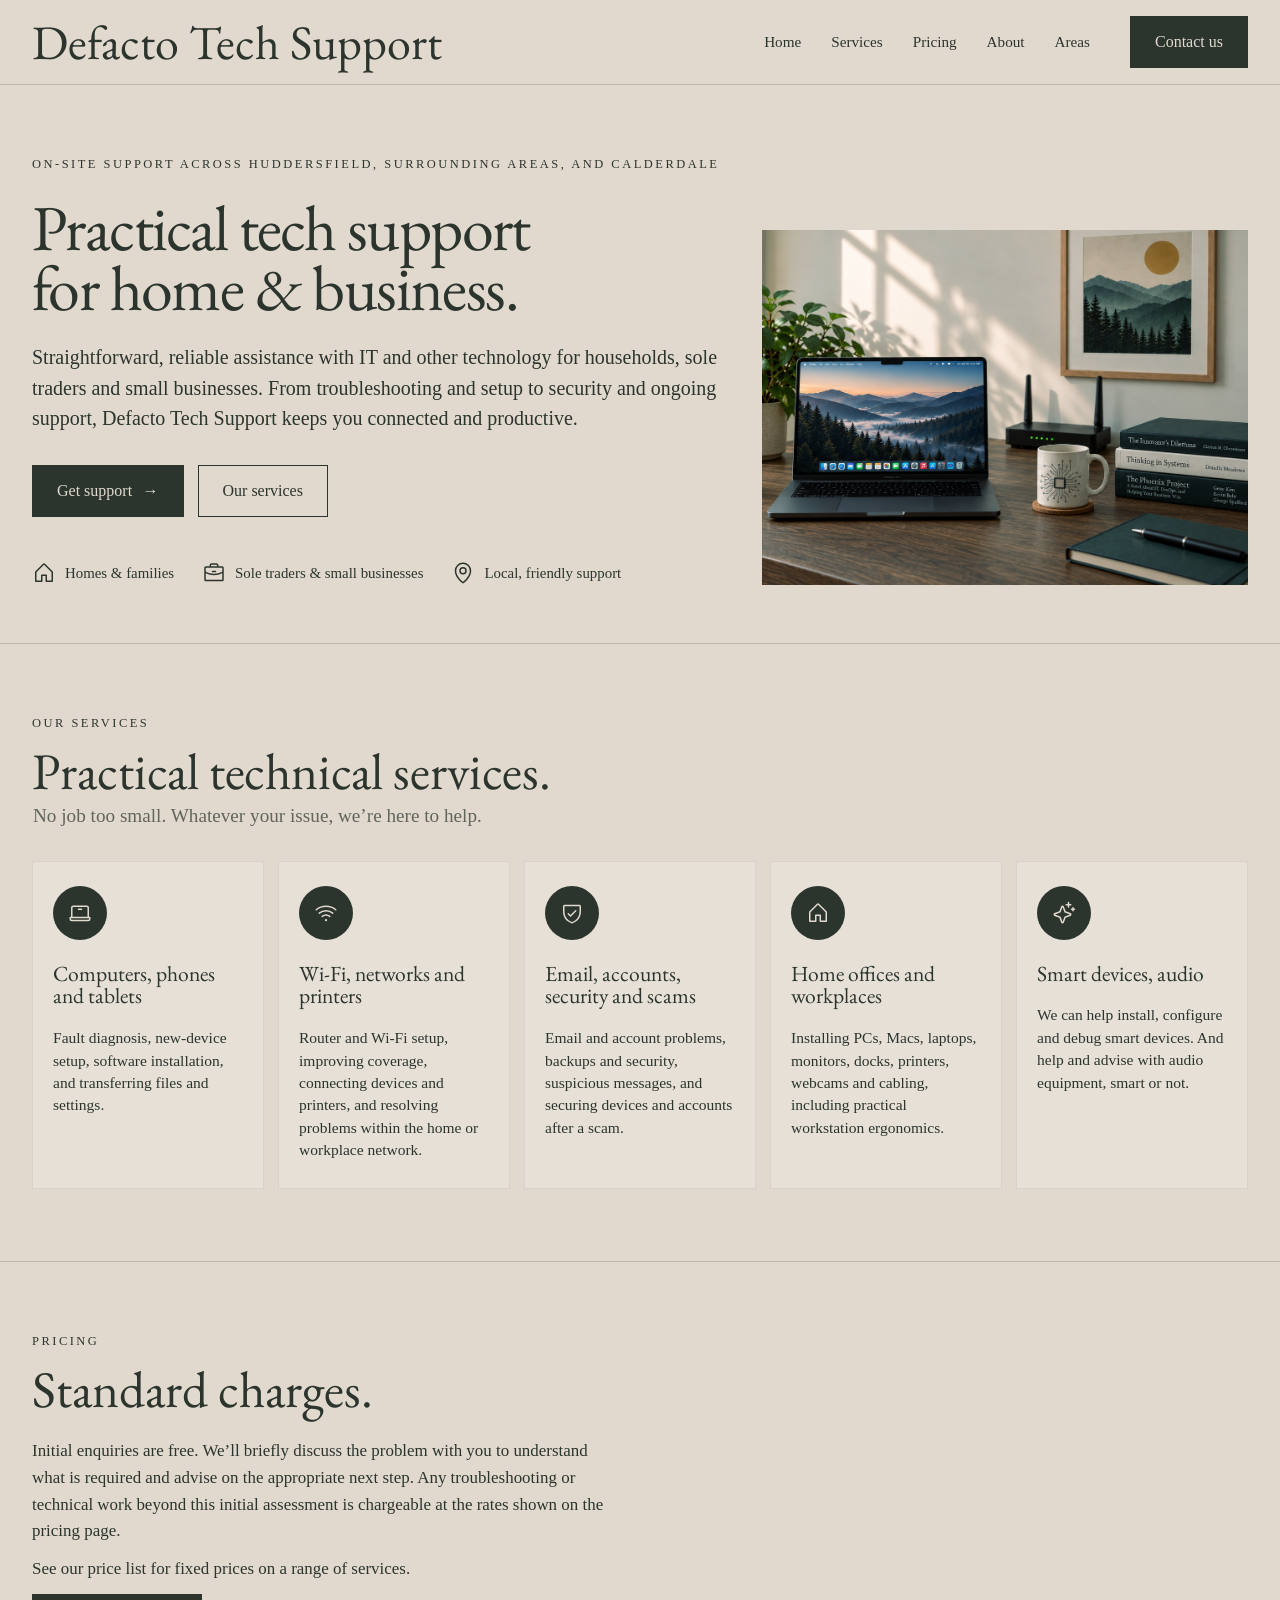
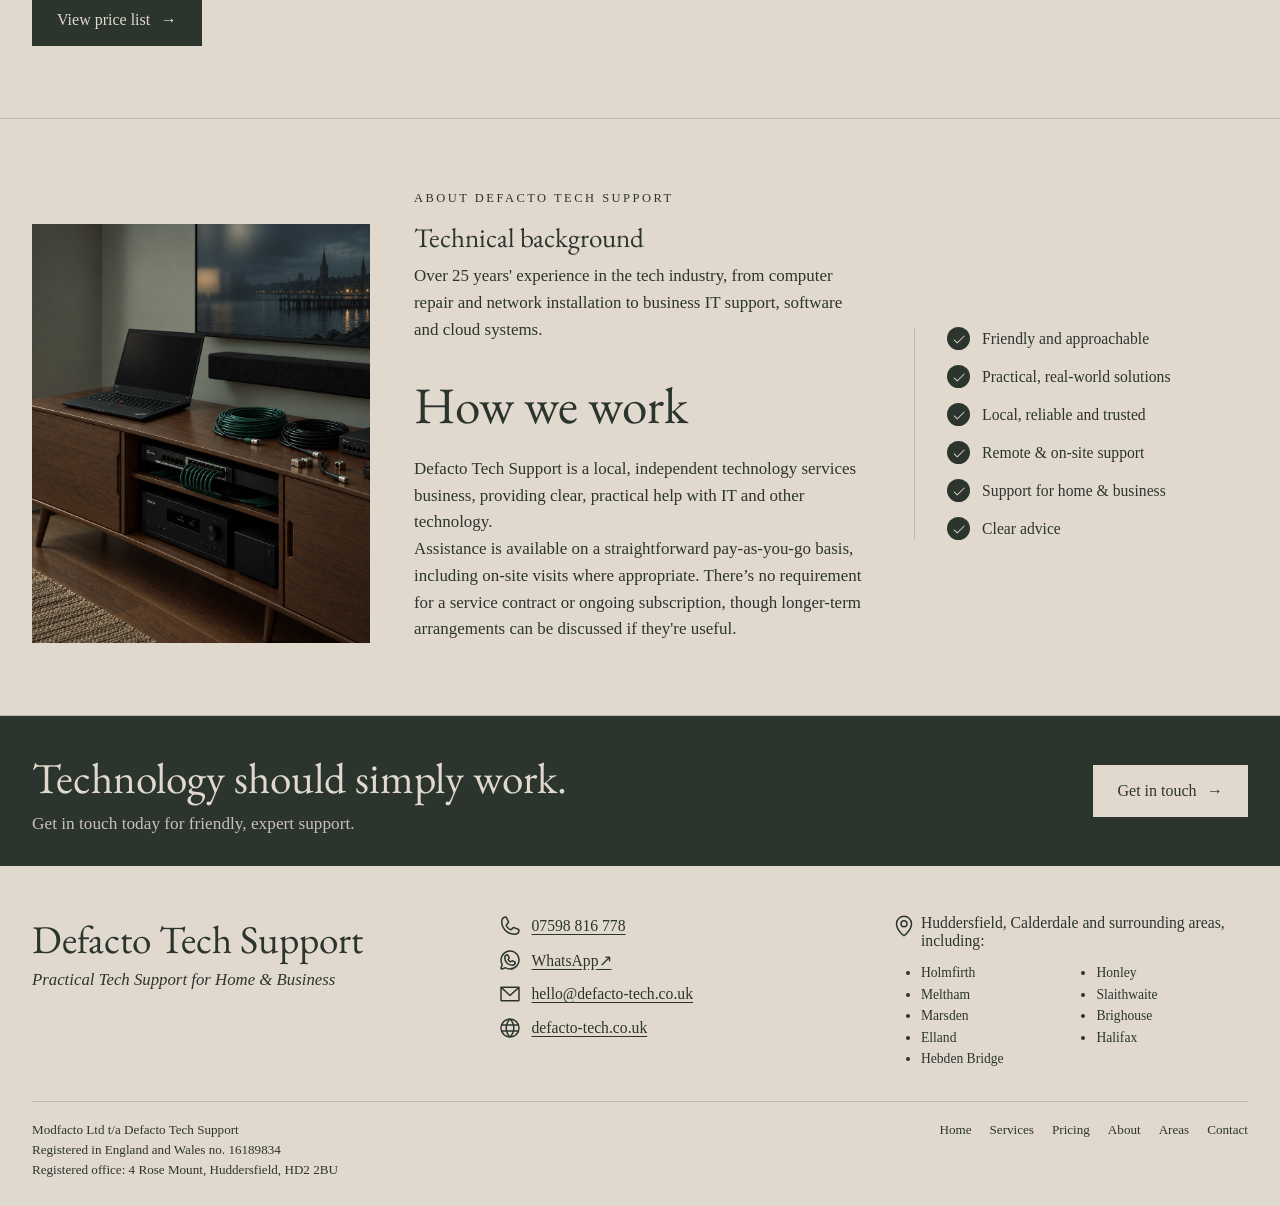
<file: index.html>
<!doctype html>
<html lang="en-GB">
<head>
    <meta charset="utf-8">
    <meta name="viewport" content="width=device-width, initial-scale=1">
    <title>Defacto Tech Support - Practical Tech Support for Home &amp; Business</title>
    <link rel="stylesheet" href="css/site.css">
</head>
<body>
<header class="site-header">
            <div class="wrap header-inner">
                <a class="brand" href="index.html">Defacto Tech Support</a>
                <nav aria-label="Primary">
                    <a href="index.html">Home</a><a href="index.html#services">Services</a><a href="index.html#pricing">Pricing</a><a href="index.html#about">About</a><a href="#areas">Areas</a>
                </nav>
                <a class="btn primary" href="#contact">Contact us</a>
            </div>
        </header>

<main>
            <section class="hero">
                <div class="wrap hero-inner">
                    <div class="hero-copy">
                        <div class="eyebrow">On-site support across Huddersfield, surrounding areas, and Calderdale</div>
                        <h1 class="display">Practical tech support<br>for home &amp; business.</h1>
                        <p>Straightforward, reliable assistance with IT and
                        other technology for households, sole traders and small
                        businesses. From troubleshooting and setup to security
                        and ongoing support, Defacto Tech Support keeps you
                        connected and productive.</p>
                        <div class="hero-actions">
                            <a class="btn primary" href="#contact">Get support<span class="arrow" aria-hidden="true">→</span></a>
                            <a class="btn" href="#services">Our services</a>
                        </div>
                        <ul class="audience">
                            <li><img class="icon" src="icons/audience-home.svg" alt="">Homes &amp; families</li>
                            <li><img class="icon" src="icons/audience-business.svg" alt="">Sole traders &amp; small businesses</li>
                            <li><img class="icon" src="icons/map-pin.svg" alt="">Local, friendly support</li>
                        </ul>
                    </div>
                    <img class="hero-image" src="defacto-hero.png" alt="Home office with laptop, router, mug and notebooks">
                </div>
            </section>

            <section class="section" id="services">
                <div class="wrap">
                    <div class="section-head">
                        <div>
                            <div class="eyebrow">Our services</div>
                            <h2 class="display">Practical technical services.</h2>
                            <p>No job too small. Whatever your issue, we’re here to help.</p>
                        </div>
                    </div>
                    <ul class="services">
                        <li class="service">
                            <div class="round"><img class="icon" src="icons/laptop.svg" alt=""></div>
                            <h3>Computers, phones and tablets</h3>
                            <p>
                            Fault diagnosis, new-device setup, software
                            installation, and transferring files and
                            settings.
                            </p>
                        </li>
                        <li class="service">
                            <div class="round"><img class="icon" src="icons/wifi.svg" alt=""></div>
                            <h3>Wi-Fi, networks and printers</h3>
                            <p>
                            Router and Wi-Fi setup, improving coverage,
                            connecting devices and printers, and resolving
                            problems within the home or workplace network.
                            </p>
                        </li>
                        <li class="service">
                            <div class="round"><img class="icon" src="icons/shield-check.svg" alt=""></div>
                            <h3>Email, accounts, security and scams</h3>
                            <p>
                            Email and account problems, backups and security,
                            suspicious messages, and securing devices and
                            accounts after a scam.
                            </p>
                        </li>
                        <li class="service">
                            <div class="round"><img class="icon" src="icons/house.svg" alt=""></div>
                            <h3>Home offices and workplaces</h3>
                            <p>
                            Installing PCs, Macs, laptops, monitors, docks,
                            printers, webcams and cabling, including practical
                            workstation ergonomics.
                            </p>
                        </li>
                        <li class="service">
                            <div class="round"><img class="icon" src="icons/sparkle.svg" alt=""></div>
                            <h3>Smart devices, audio</h3>
                            <p>
                            We can help install, configure and debug smart
                            devices. And help and advise with audio equipment,
                            smart or not.
                            </p>
                        </li>
                    </ul>
                </div>
            </section>

            <section class="section pricing" id="pricing">
                <div class="wrap">
                    <div class="eyebrow">Pricing</div>
                    <div class="pricing-content">
                        <div class="pricing-copy">
                            <h2 class="display">Standard charges.</h2>
                            <p>Initial enquiries are free. We’ll briefly discuss
                            the problem with you to understand what is required
                            and advise on the appropriate next step. Any
                            troubleshooting or technical work beyond this
                            initial assessment is chargeable at the rates
                            shown on the pricing page.</p>
                            <p>See our price list for fixed prices on a range
                            of services.</p>
                            <p><a class="btn primary" href="price-list.html">View price list<span class="arrow" aria-hidden="true">→</span></a></p>
                        </div>
                    </div>
                </div>
            </section>

            <section class="section about" id="about">
                <div class="wrap about-grid">
                    <img class="about-image" src="defacto-about.png" alt="Desk with laptop, mug and notebook">
                    <div class="eyebrow">About Defacto Tech Support</div>
                    <div class="about-copy">
                        <div class="about-experience">
                            <h2 class="display">Technical background</h2>
                            <p>Over 25 years' experience in the tech industry, from
                            computer repair and network installation to business IT
                            support, software and cloud systems.</p>
                        </div>
                        <h2 class="display">
                            How we work
                        </h2>
                        <p> Defacto Tech Support is a local, independent
                        technology services business, providing clear, practical
                        help with IT and other technology.</p>

                        <p> Assistance is available on a straightforward
                        pay-as-you-go basis, including on-site visits where
                        appropriate. There’s no requirement for a service
                        contract or ongoing subscription, though longer-term
                        arrangements can be discussed if they're useful. </p>
                    </div>
                    <ul class="checks">
                        <li class="check"><span class="mark"><img src="icons/check.svg" alt=""></span><span>Friendly and approachable</span></li>
                        <li class="check"><span class="mark"><img src="icons/check.svg" alt=""></span><span>Practical, real-world solutions</span></li>
                        <li class="check"><span class="mark"><img src="icons/check.svg" alt=""></span><span>Local, reliable and trusted</span></li>
                        <li class="check"><span class="mark"><img src="icons/check.svg" alt=""></span><span>Remote &amp; on-site support</span></li>
                        <li class="check"><span class="mark"><img src="icons/check.svg" alt=""></span><span>Support for home &amp; business</span></li>
                        <li class="check"><span class="mark"><img src="icons/check.svg" alt=""></span><span>Clear advice</span></li>
                    </ul>
                </div>
            </section>

            <section class="cta">
                <div class="wrap cta-inner">
                    <div><h2>Technology should simply work.</h2><p>Get in touch today for friendly, expert support.</p></div>
                    <a class="btn light" href="#contact">Get in touch<span class="arrow" aria-hidden="true">→</span></a>
                </div>
            </section>
        </main>

<footer class="h-card" id="contact">
            <div class="wrap">
                <div class="footer-top">
                    <div>
                        <div class="display footer-brand p-name">
                            Defacto Tech Support
                        </div>
                        <div class="footer-tagline">
                            Practical Tech Support for Home &amp; Business
                        </div>
                    </div>
                    <address class="contact-list">
                        <div>
                            <img class="icon" src="icons/phone.svg" alt="">
                            <a class="p-tel" href="tel:+447598816778">07598 816 778</a>
                        </div>
                        <div><img class="icon" src="icons/whatsapp-logo.svg" alt=""><a href="https://wa.me/447598816778">WhatsApp↗</a></div>
                        <div><img class="icon" src="icons/mail.svg" alt=""><a class="u-email" href="mailto:hello@defacto-tech.co.uk">hello@defacto-tech.co.uk</a></div>
                        <div><img class="icon" src="icons/globe.svg" alt=""><a class="u-url" href="https://defacto-tech.co.uk">defacto-tech.co.uk</a></div>
                    </address>
                    <div class="contact-list" id="areas">
                        <div>
                            <img class="icon" src="icons/map-pin.svg" alt="">
                            <span>
                                Huddersfield, Calderdale and
                                surrounding areas, including:
                            </span>
                            <ul>
                                <li>Holmfirth</li>
                                <li>Honley</li>
                                <li>Meltham</li>
                                <li>Slaithwaite</li>
                                <li>Marsden</li>
                                <li>Brighouse</li>
                                <li>Elland</li>
                                <li>Halifax</li>
                                <li>Hebden Bridge</li>
                            </ul>
                        </div>
                    </div>
                </div>
                <hr class="footer-rule">
                <div class="footer-bottom">
                    <div>
                        Modfacto Ltd t/a Defacto Tech Support<br>
                        Registered in England and Wales no. 16189834<br>
                        Registered office: 4 Rose Mount, Huddersfield, HD2 2BU
                    </div>
                    <nav class="footer-links" aria-label="Footer">
                        <a href="index.html">Home</a>
                        <a href="index.html#services">Services</a>
                        <a href="index.html#pricing">Pricing</a>
                        <a href="index.html#about">About</a>
                        <a href="#areas">Areas</a>
                        <a href="#contact">Contact</a>
                    </nav>
                </div>
            </div>
        </footer>
</body>
</html>
</file>
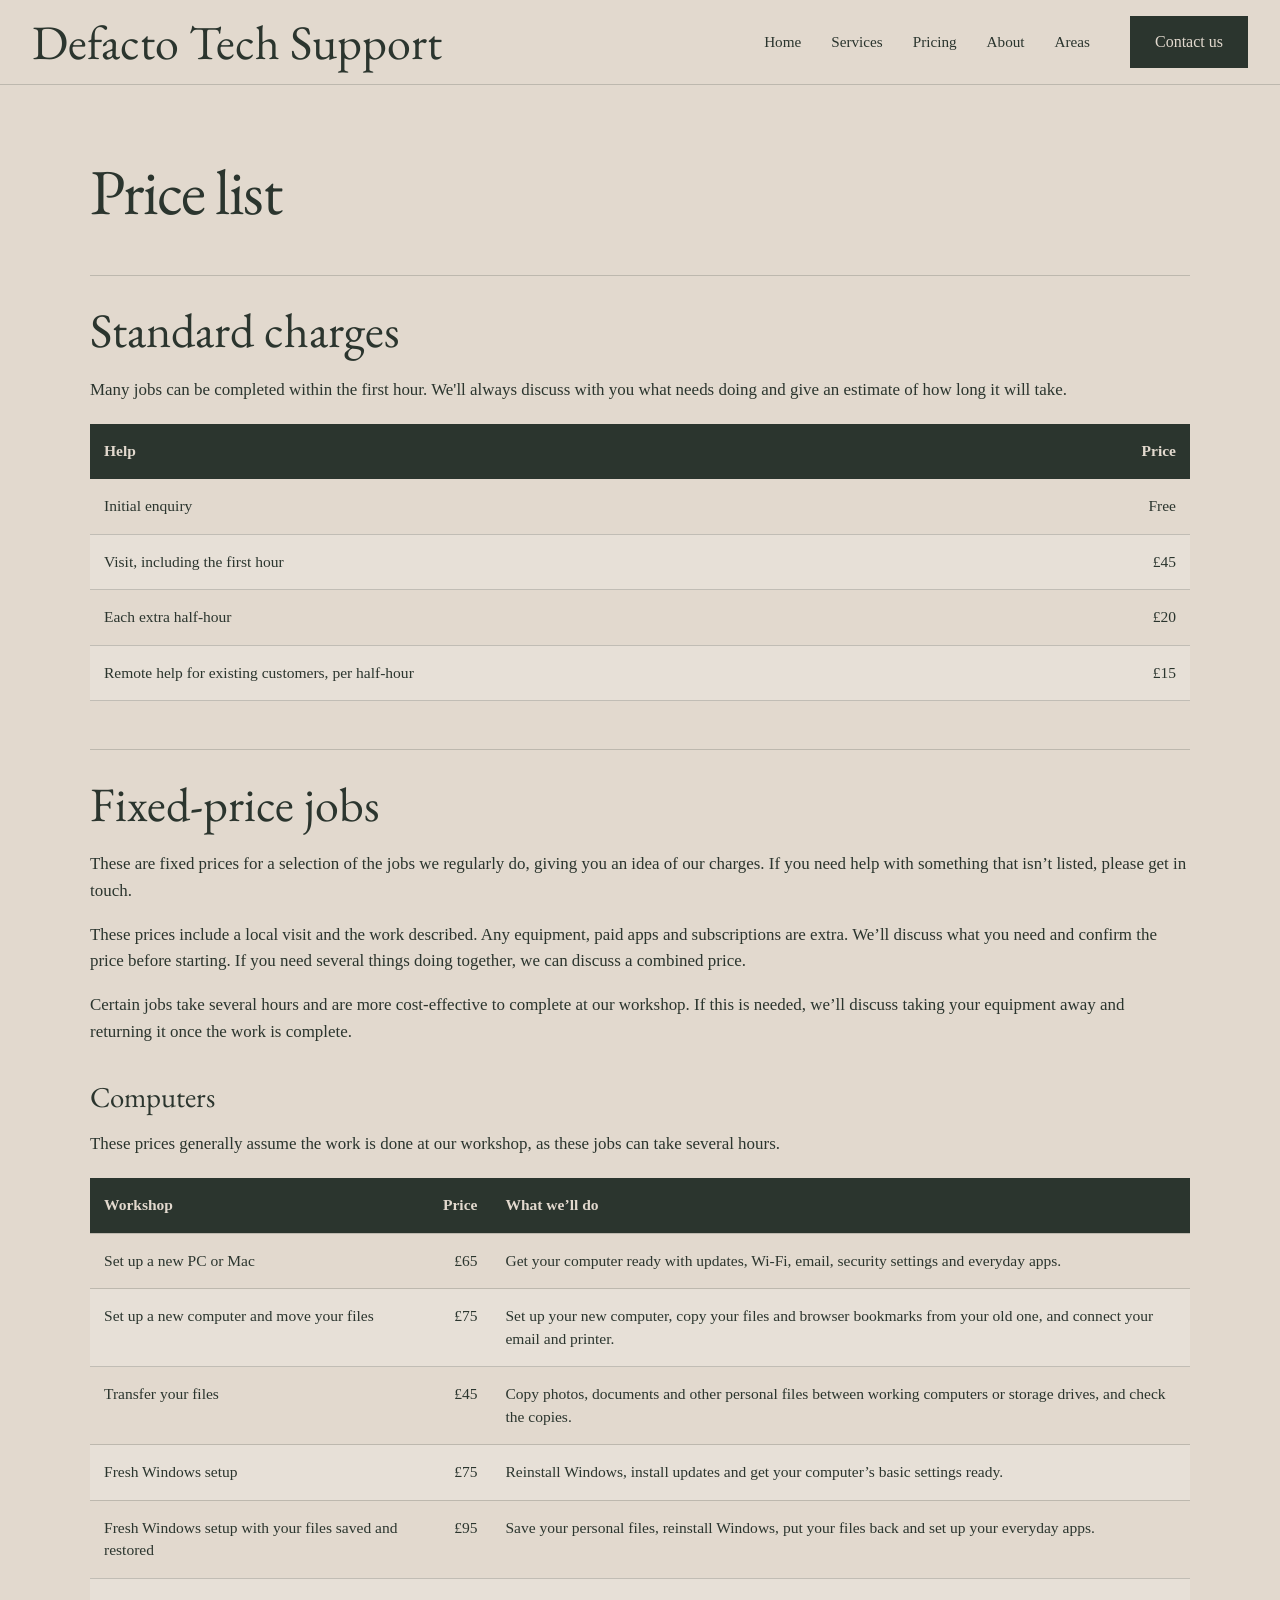
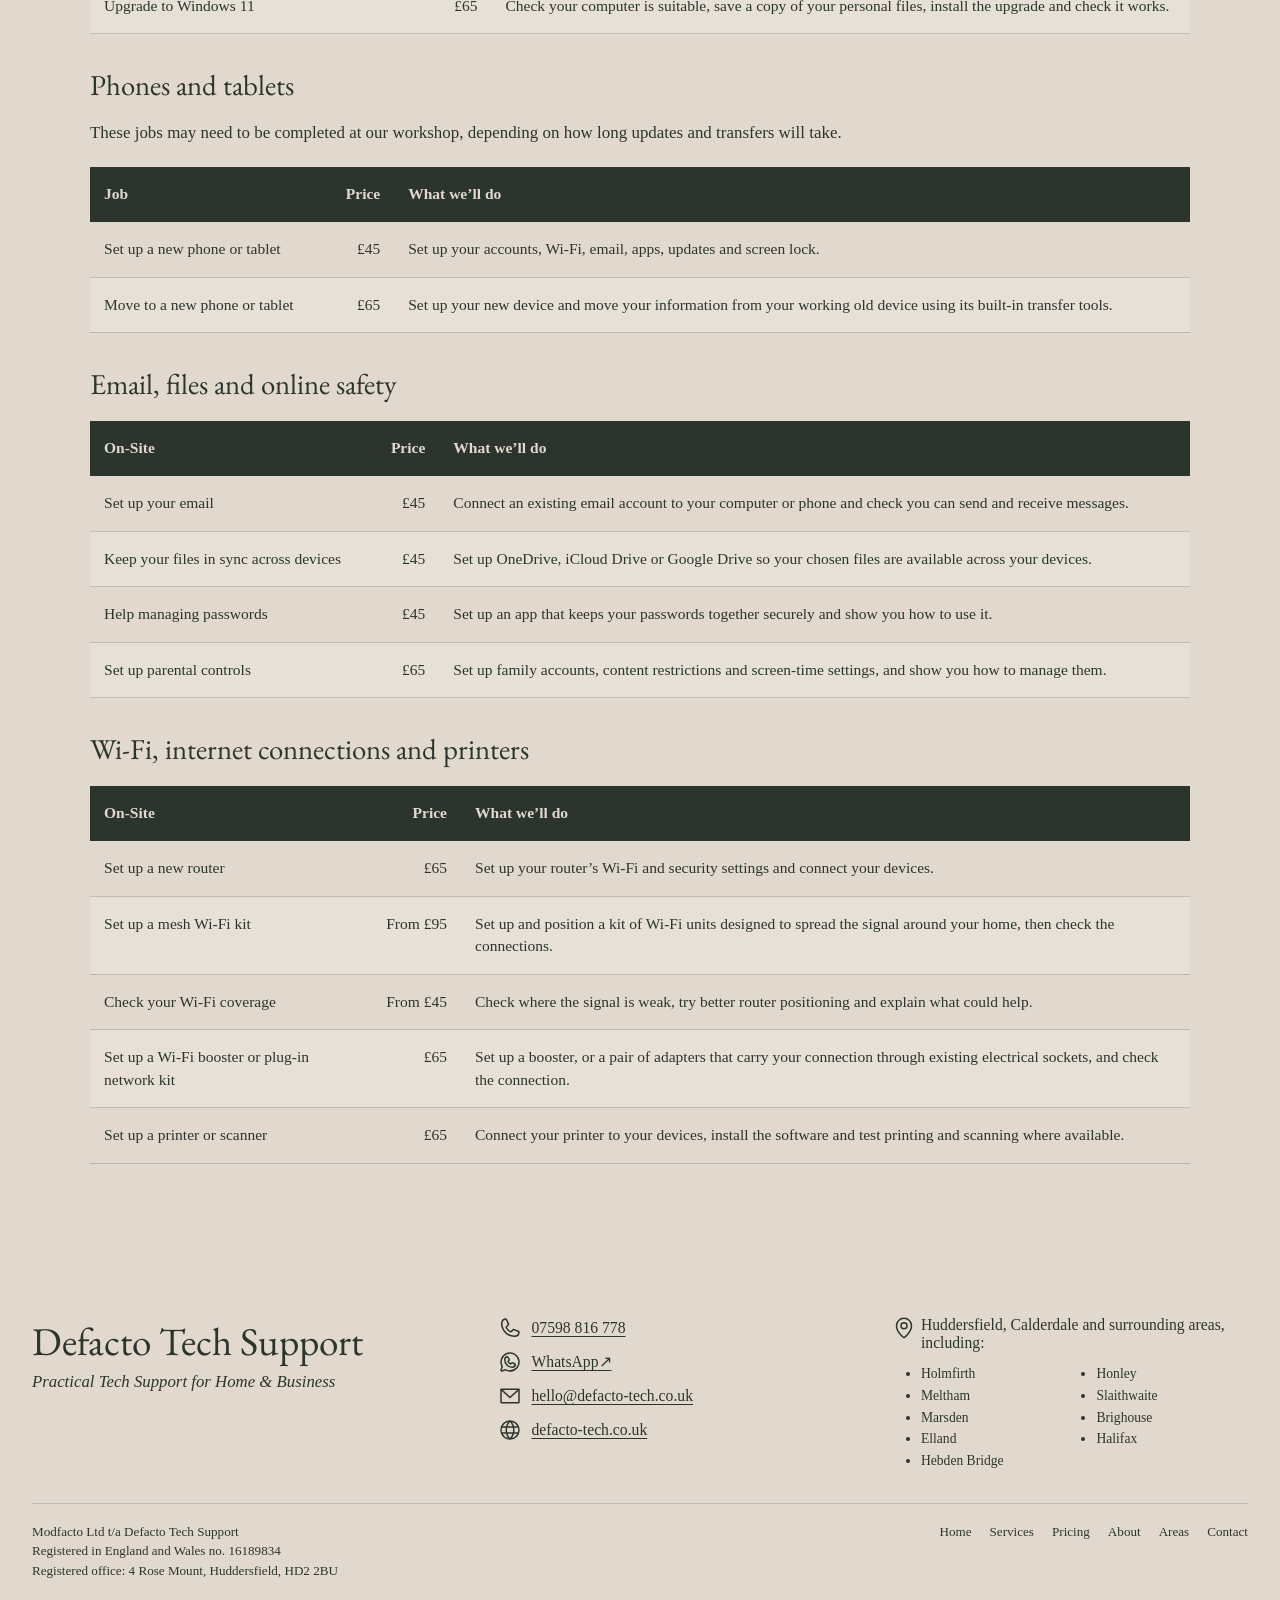
<file: price-list.html>
<!doctype html>
<html lang="en-GB">
<head>
    <meta charset="utf-8">
    <meta name="viewport" content="width=device-width, initial-scale=1">
    <title>Defacto Tech Support: Prices</title>
    <link rel="stylesheet" href="css/site.css">
</head>
<body>
<header class="site-header">
            <div class="wrap header-inner">
                <a class="brand" href="index.html">Defacto Tech Support</a>
                <nav aria-label="Primary">
                    <a href="index.html">Home</a><a href="index.html#services">Services</a><a href="index.html#pricing">Pricing</a><a href="index.html#about">About</a><a href="#areas">Areas</a>
                </nav>
                <a class="btn primary" href="#contact">Contact us</a>
            </div>
        </header>

    <main class="section">
        <article class="wrap page-content">
<h1 id="price-list">Price list</h1>
<h2 id="standard-charges">Standard charges</h2>
<p>Many jobs can be completed within the first hour. We'll always
discuss with you what needs doing and give an estimate of how long it
will take.</p>
<table>
<thead>
<tr>
<th>Help</th>
<th style="text-align: right;">Price</th>
</tr>
</thead>
<tbody>
<tr>
<td>Initial enquiry</td>
<td style="text-align: right;">Free</td>
</tr>
<tr>
<td>Visit, including the first hour</td>
<td style="text-align: right;">£45</td>
</tr>
<tr>
<td>Each extra half-hour</td>
<td style="text-align: right;">£20</td>
</tr>
<tr>
<td>Remote help for existing customers, per half-hour</td>
<td style="text-align: right;">£15</td>
</tr>
</tbody>
</table>
<h2 id="fixed-price-jobs">Fixed-price jobs</h2>
<p>These are fixed prices for a selection of the jobs we regularly do,
giving you an idea of our charges. If you need help with something that
isn’t listed, please get in touch.</p>
<p>These prices include a local visit and the work described. Any
equipment, paid apps and subscriptions are extra. We’ll discuss what you
need and confirm the price before starting. If you need several things
doing together, we can discuss a combined price.</p>
<p>Certain jobs take several hours and are more cost-effective to
complete at our workshop. If this is needed, we’ll discuss taking your
equipment away and returning it once the work is complete.</p>
<h3 id="computers">Computers</h3>
<p>These prices generally assume the work is done at our workshop, as
these jobs can take several hours.</p>
<table>
<thead>
<tr>
<th>Workshop</th>
<th style="text-align: right;">Price</th>
<th>What we’ll do</th>
</tr>
</thead>
<tbody>
<tr>
<td>Set up a new PC or Mac</td>
<td style="text-align: right;">£65</td>
<td>Get your computer ready with updates, Wi-Fi, email, security
settings and everyday apps.</td>
</tr>
<tr>
<td>Set up a new computer and move your files</td>
<td style="text-align: right;">£75</td>
<td>Set up your new computer, copy your files and browser bookmarks from
your old one, and connect your email and printer.</td>
</tr>
<tr>
<td>Transfer your files</td>
<td style="text-align: right;">£45</td>
<td>Copy photos, documents and other personal files between working
computers or storage drives, and check the copies.</td>
</tr>
<tr>
<td>Fresh Windows setup</td>
<td style="text-align: right;">£75</td>
<td>Reinstall Windows, install updates and get your computer’s basic
settings ready.</td>
</tr>
<tr>
<td>Fresh Windows setup with your files saved and restored</td>
<td style="text-align: right;">£95</td>
<td>Save your personal files, reinstall Windows, put your files back and
set up your everyday apps.</td>
</tr>
<tr>
<td>Upgrade to Windows 11</td>
<td style="text-align: right;">£65</td>
<td>Check your computer is suitable, save a copy of your personal files,
install the upgrade and check it works.</td>
</tr>
</tbody>
</table>
<h3 id="phones-and-tablets">Phones and tablets</h3>
<p>These jobs may need to be completed at our workshop, depending on how
long updates and transfers will take.</p>
<table>
<thead>
<tr>
<th>Job</th>
<th style="text-align: right;">Price</th>
<th>What we’ll do</th>
</tr>
</thead>
<tbody>
<tr>
<td>Set up a new phone or tablet</td>
<td style="text-align: right;">£45</td>
<td>Set up your accounts, Wi-Fi, email, apps, updates and screen
lock.</td>
</tr>
<tr>
<td>Move to a new phone or tablet</td>
<td style="text-align: right;">£65</td>
<td>Set up your new device and move your information from your working
old device using its built-in transfer tools.</td>
</tr>
</tbody>
</table>
<h3 id="email-files-and-online-safety">Email, files and online
safety</h3>
<table>
<thead>
<tr>
<th>On-Site</th>
<th style="text-align: right;">Price</th>
<th>What we’ll do</th>
</tr>
</thead>
<tbody>
<tr>
<td>Set up your email</td>
<td style="text-align: right;">£45</td>
<td>Connect an existing email account to your computer or phone and
check you can send and receive messages.</td>
</tr>
<tr>
<td>Keep your files in sync across devices</td>
<td style="text-align: right;">£45</td>
<td>Set up OneDrive, iCloud Drive or Google Drive so your chosen files
are available across your devices.</td>
</tr>
<tr>
<td>Help managing passwords</td>
<td style="text-align: right;">£45</td>
<td>Set up an app that keeps your passwords together securely and show
you how to use it.</td>
</tr>
<tr>
<td>Set up parental controls</td>
<td style="text-align: right;">£65</td>
<td>Set up family accounts, content restrictions and screen-time
settings, and show you how to manage them.</td>
</tr>
</tbody>
</table>
<h3 id="wi-fi-internet-connections-and-printers">Wi-Fi, internet
connections and printers</h3>
<table>
<thead>
<tr>
<th>On-Site</th>
<th style="text-align: right;">Price</th>
<th>What we’ll do</th>
</tr>
</thead>
<tbody>
<tr>
<td>Set up a new router</td>
<td style="text-align: right;">£65</td>
<td>Set up your router’s Wi-Fi and security settings and connect your
devices.</td>
</tr>
<tr>
<td>Set up a mesh Wi-Fi kit</td>
<td style="text-align: right;">From £95</td>
<td>Set up and position a kit of Wi-Fi units designed to spread the
signal around your home, then check the connections.</td>
</tr>
<tr>
<td>Check your Wi-Fi coverage</td>
<td style="text-align: right;">From £45</td>
<td>Check where the signal is weak, try better router positioning and
explain what could help.</td>
</tr>
<tr>
<td>Set up a Wi-Fi booster or plug-in network kit</td>
<td style="text-align: right;">£65</td>
<td>Set up a booster, or a pair of adapters that carry your connection
through existing electrical sockets, and check the connection.</td>
</tr>
<tr>
<td>Set up a printer or scanner</td>
<td style="text-align: right;">£65</td>
<td>Connect your printer to your devices, install the software and test
printing and scanning where available.</td>
</tr>
</tbody>
</table>
        </article>
    </main>

<footer class="h-card" id="contact">
            <div class="wrap">
                <div class="footer-top">
                    <div>
                        <div class="display footer-brand p-name">
                            Defacto Tech Support
                        </div>
                        <div class="footer-tagline">
                            Practical Tech Support for Home &amp; Business
                        </div>
                    </div>
                    <address class="contact-list">
                        <div>
                            <img class="icon" src="icons/phone.svg" alt="">
                            <a class="p-tel" href="tel:+447598816778">07598 816 778</a>
                        </div>
                        <div><img class="icon" src="icons/whatsapp-logo.svg" alt=""><a href="https://wa.me/447598816778">WhatsApp↗</a></div>
                        <div><img class="icon" src="icons/mail.svg" alt=""><a class="u-email" href="mailto:hello@defacto-tech.co.uk">hello@defacto-tech.co.uk</a></div>
                        <div><img class="icon" src="icons/globe.svg" alt=""><a class="u-url" href="https://defacto-tech.co.uk">defacto-tech.co.uk</a></div>
                    </address>
                    <div class="contact-list" id="areas">
                        <div>
                            <img class="icon" src="icons/map-pin.svg" alt="">
                            <span>
                                Huddersfield, Calderdale and
                                surrounding areas, including:
                            </span>
                            <ul>
                                <li>Holmfirth</li>
                                <li>Honley</li>
                                <li>Meltham</li>
                                <li>Slaithwaite</li>
                                <li>Marsden</li>
                                <li>Brighouse</li>
                                <li>Elland</li>
                                <li>Halifax</li>
                                <li>Hebden Bridge</li>
                            </ul>
                        </div>
                    </div>
                </div>
                <hr class="footer-rule">
                <div class="footer-bottom">
                    <div>
                        Modfacto Ltd t/a Defacto Tech Support<br>
                        Registered in England and Wales no. 16189834<br>
                        Registered office: 4 Rose Mount, Huddersfield, HD2 2BU
                    </div>
                    <nav class="footer-links" aria-label="Footer">
                        <a href="index.html">Home</a>
                        <a href="index.html#services">Services</a>
                        <a href="index.html#pricing">Pricing</a>
                        <a href="index.html#about">About</a>
                        <a href="#areas">Areas</a>
                        <a href="#contact">Contact</a>
                    </nav>
                </div>
            </div>
        </footer>
</body>
</html>
</file>
<file: css/site.css>
@font-face {
    font-family: 'EB Garamond';
    src: url('../fonts/EBGaramond-Regular.ttf') format('truetype');
    font-style: normal;
    font-weight: 400;
    font-display: swap;
}
:root {
    --cream: #e2d9ce;
    --green: #2b352e;
    --line: rgba(43,53,46,.20);
    --card: rgba(255,255,255,.18);
    --max: 1320px;
    --font-display: 'EB Garamond', Georgia, serif;
}
* { box-sizing: border-box; }
html { scroll-behavior: smooth; }
body {
    margin: 0;
    background: var(--cream);
    color: var(--green);
    font-family: Georgia, serif;
}
a { color: inherit; }
img { display:block; width:100%; height:auto; }
.wrap { width:min(calc(100% - 64px), var(--max)); margin-inline:auto; }
.display { font-family:var(--font-display); font-weight:400; }
.eyebrow { font-size:.78rem; letter-spacing:.20em; text-transform:uppercase; }
.site-header { border-bottom:1px solid var(--line); }
.header-inner { height:84px; display:flex; align-items:center; gap:40px; }
.brand { font-family:var(--font-display); font-size:3rem; text-decoration:none; margin-right:auto; }
.site-header nav { display:flex; gap:30px; font-size:.95rem; }
.site-header nav a { text-decoration:none; padding:8px 0; border-bottom:1px solid transparent; }
.site-header nav a:hover { border-color:currentColor; }
.btn { display:inline-flex; align-items:center; justify-content:center; min-height:52px; padding:0 24px; border:1px solid var(--green); text-decoration:none; font-size:1rem; }
.btn .arrow { margin-left:.65em; }
.btn.primary { background:var(--green); color:var(--cream); }
.btn.light { background:var(--cream); color:var(--green); border-color:var(--cream); }
.hero { border-bottom:1px solid var(--line); }
.hero-inner { display:grid; grid-template-columns:1.5fr 1fr; }
.hero-copy { padding:72px 30px 58px 0; }
.hero-copy h1 { font-size:clamp(3.1rem,5vw,5.6rem); line-height:.94; margin:26px 0 24px; letter-spacing:-.025em; }
.hero-copy p { font-size:1.25rem; line-height:1.52; margin:0 0 32px; }
.hero-actions { display:flex; gap:14px; flex-wrap:wrap; margin-bottom:44px; }
.audience { display:flex; gap:28px; flex-wrap:wrap; margin:0; padding:0; list-style:none; font-size:.93rem; }
.audience li { display:inline-flex; align-items:center; gap:9px; }
.hero-image { height:auto; align-self:end; padding: 72px 0 58px 0; }
.icon { width:24px; height:24px; flex:0 0 auto; }
.section { padding:72px 0; }
.section-head { display:flex; justify-content:space-between; gap:40px; align-items:end; margin-bottom:28px; }
.section h2 { font-size:3.2rem; line-height:1; margin:14px 0 0; font-weight:400; }
.section-head p { margin:8px 1px 6px; font-size:1.2rem; opacity: 0.7; }
.services { display:grid; grid-template-columns:repeat(5,1fr); gap:14px; margin:0; padding:0; list-style:none; }
.service { background:var(--card); border:1px solid rgba(43,53,46,.08); padding:24px 20px 26px; min-height:260px; }
.service .round { width:54px; height:54px; border-radius:50%; background:var(--green); color:var(--cream); display:grid; place-items:center; margin-bottom:22px; }
.service h3 { font-family:var(--font-display); font-size:1.35rem; line-height:1.05; margin:0 0 20px; font-weight:400; }
.service p { font-size:.97rem; line-height:1.45; margin:0; }
.pricing { border-top:1px solid var(--line); }
.pricing > .wrap > .eyebrow { margin-bottom:14px; }
.pricing-content {
    display:grid;
    grid-template-columns:minmax(0,1fr) minmax(0,1fr);
    gap:clamp(40px,5vw,80px);
    align-items:start;
}

.pricing-copy h2 { margin-top:0; }
.pricing-copy p { max-width:42rem; margin:0; font-size:1.06rem; line-height:1.58; }
.pricing-copy h2 + p { margin-top:24px; }
.pricing-copy p + p { margin-top:.65em; }

.pricing-rates {
    display:grid;
    grid-template-columns:1fr;
    margin:0;
    border-top:1px solid var(--line);
}

.pricing-rate {
    padding:24px 12px;
    display:grid;
    grid-template-columns:1fr auto;
    align-items:center;
    gap:24px;
    border-bottom:1px solid var(--line);
}

.pricing-rate dt {
    line-height:1.4;
}

.pricing-rate-title,
.pricing-rate-note {
    display:block;
}

.pricing-rate-title {
    font-size:1.15rem;
    font-weight:600;
    line-height:1.25;
}

.pricing-rate-note {
    margin-top:4px;
    font-size:.95rem;
    line-height:1.4;
    opacity:.7;
}

.pricing-rate dd {
    margin:0;
    font-family:var(--font-display);
    font-size:clamp(2.75rem,3.5vw,3.5rem);
    line-height:1;
    white-space:nowrap;
}

.about { border-top:1px solid var(--line); border-bottom:1px solid var(--line); }
.about-grid { display:grid; grid-template-columns:.83fr 1.12fr .82fr; gap:18px 44px; align-items:start; }
.about-grid > .eyebrow { grid-column:2; grid-row:1; }
.about-image { grid-column:1; grid-row:2; height:100%; min-height:0; object-fit:cover; object-position:center; }
.about-copy { grid-column:2; grid-row:2; }
.about-copy > h2 { line-height:.98; margin:0 0 26px; }
.about-copy p { font-size:1.06rem; line-height:1.58; margin:0; }
.about-experience { margin:0 0 36px; }
.about-experience h2 { margin:0 0 12px; font-size:1.7rem; }
.about-experience p { margin:0; font-size:1.06rem; line-height:1.58; }
.checks { grid-column:3; grid-row:2; align-self:center; border-left:1px solid var(--line); margin:0; padding-left:32px; display:grid; gap:15px; list-style:none; }
.check { display:flex; align-items:center; gap:12px; font-size:.98rem; }
.check .mark { width:23px; height:23px; border-radius:50%; background:var(--green); display:grid; place-items:center; }
.check .mark img { width:14px; height:14px; }
.cta { background:var(--green); color:var(--cream); }
.cta-inner { min-height:150px; display:grid; grid-template-columns:1fr auto; align-items:center; gap:40px; }
.cta h2 { font-family:var(--font-display); font-size:2.7rem; font-weight:400; margin:0 0 8px; }
.cta p { margin:0; font-size:1.08rem; opacity:.86; }
footer { padding:48px 0 26px; }
.footer-top { display:grid; grid-template-columns:1.2fr 1fr 1fr; gap:38px; align-items:start; }
.footer-brand { font-size:2.45rem; margin-bottom:5px; }
.footer-tagline { font-style:italic; font-size:1.05rem; }
.contact-list { display:grid; gap:10px; font-style:normal; }
.contact-list div { display:flex; gap:10px; align-items:center; font-size:.98rem; }
.contact-list a { text-underline-offset:.18em; }
.footer-rule { border:0; border-top:1px solid var(--line); margin:34px 0 18px; }
.footer-bottom { display:flex; justify-content:space-between; gap:24px; font-size:.82rem; line-height:1.5; }
.footer-links { display:flex; gap:18px; flex-wrap:wrap; }
.footer-links a { text-decoration:none; }

#areas > div {
    display: grid;
    grid-template-columns: 1.2rem minmax(0, 1fr);
    align-items: start;
}

#areas .icon {
    grid-column: 1;
    grid-row: 1 / 3;
}

#areas span {
    grid-column: 2;
}

#areas ul {
    grid-column: 2;
    display: grid;
    font-size: 0.85rem;
    grid-template-columns: repeat(2, minmax(0, 1fr));
    gap: 0.35rem 1.5rem;
    margin: 0.3rem 0 0;
    padding: 0;
}

@media (max-width: 480px) {
    #areas ul {
        grid-template-columns: 1fr 1fr;
        column-gap: 0.75rem;
    }
}


@media (max-width:1100px) {
    .services { grid-template-columns:repeat(3,1fr); }
    .about-grid { grid-template-columns:1fr 1.35fr; }
    .checks { grid-column:1/-1; grid-row:3; border-left:0; border-top:1px solid var(--line); padding:26px 0 0; grid-template-columns:repeat(2,1fr); }
}
  @media (max-width:820px) {
      .wrap { width:min(calc(100% - 36px), var(--max)); }
      .header-inner { height:auto; padding:20px 0; flex-wrap:wrap; }
      .brand { width:100%; }
      .site-header nav { order:3; width:100%; overflow:auto; gap:22px; }
      .site-header nav a { flex:0 0 auto; }
      .hero-inner { grid-template-columns:1fr; }
      .hero-copy { padding:54px 0 46px; }
      .services { grid-template-columns:repeat(2,1fr); }
      .pricing-content { grid-template-columns: 1fr; gap: 2.5rem; }
      .pricing-rate { gap: 1rem; }
      .pricing-rate dd { font-size: 2.5rem; }
      .about-grid { grid-template-columns:1fr; }
      .about-grid > .eyebrow { grid-column:1; }
      .about-image { height:auto; aspect-ratio:4/3; }
      .about-copy { grid-column:1; grid-row:3; }
      .checks { grid-column:1; grid-row:4; grid-template-columns:1fr; }
      .cta-inner { grid-template-columns:1fr; padding:38px 0; }
      .footer-top { grid-template-columns:1fr; }
      .footer-bottom { flex-direction:column; }
  }
  @media (max-width:520px) {
      .header-inner { gap:16px 20px; }
      .brand { width:auto; font-size:1.8rem; }
      .header-inner > .btn { min-height:44px; margin-left:auto; padding:0 16px; }
      .hero-copy h1 { font-size:3.35rem; }
      .section { padding:54px 0; }
      .section-head { display:block; }
      .section-head > p { margin-top:18px; }
      .services { grid-template-columns:1fr; }
      .section h2 { font-size:2.7rem; }
  }

/* Markdown content pages, including the price list. */
.page-content {
    max-width:1100px;
    font-size:1.06rem;
    line-height:1.58;
    overflow-wrap:break-word;
}
.page-content h1,
.page-content h2,
.page-content h3,
.page-content h4 {
    font-family:var(--font-display);
    font-weight:400;
    line-height:1.1;
}
.page-content h1 {
    margin:0 0 24px;
    font-size:clamp(2.6rem,5vw,4.5rem);
    letter-spacing:-.025em;
}
.page-content h2 {
    margin:48px 0 20px;
    padding-top:28px;
    border-top:1px solid var(--line);
    font-size:clamp(2rem,4vw,3rem);
}
.page-content h3 { margin:36px 0 18px; font-size:1.8rem; }
.page-content h4 { margin:24px 0 12px; font-size:1.4rem; }
.page-content p { margin:0 0 1em; }
.page-content a { text-underline-offset:.18em; }
.page-content table {
    width:100%;
    margin:20px 0 32px;
    border-collapse:collapse;
    font-size:.97rem;
    line-height:1.45;
}
.page-content thead { background:var(--green); color:var(--cream); }
.page-content th,
.page-content td {
    padding:16px 14px;
    border-bottom:1px solid var(--line);
    text-align:left;
    vertical-align:top;
}
.page-content th { font-weight:600; }
.page-content tbody tr:nth-child(even) { background:var(--card); }
.page-content td[style*="text-align: right"],
.page-content th[style*="text-align: right"] { white-space:nowrap; }

@media (max-width:700px) {
    .page-content { font-size:1rem; }
    .page-content h2 { margin-top:36px; }
    .page-content table { display:block; overflow-x:auto; font-size:.9rem; }
    .page-content th,
    .page-content td { padding:12px 8px; }
}
</file>
